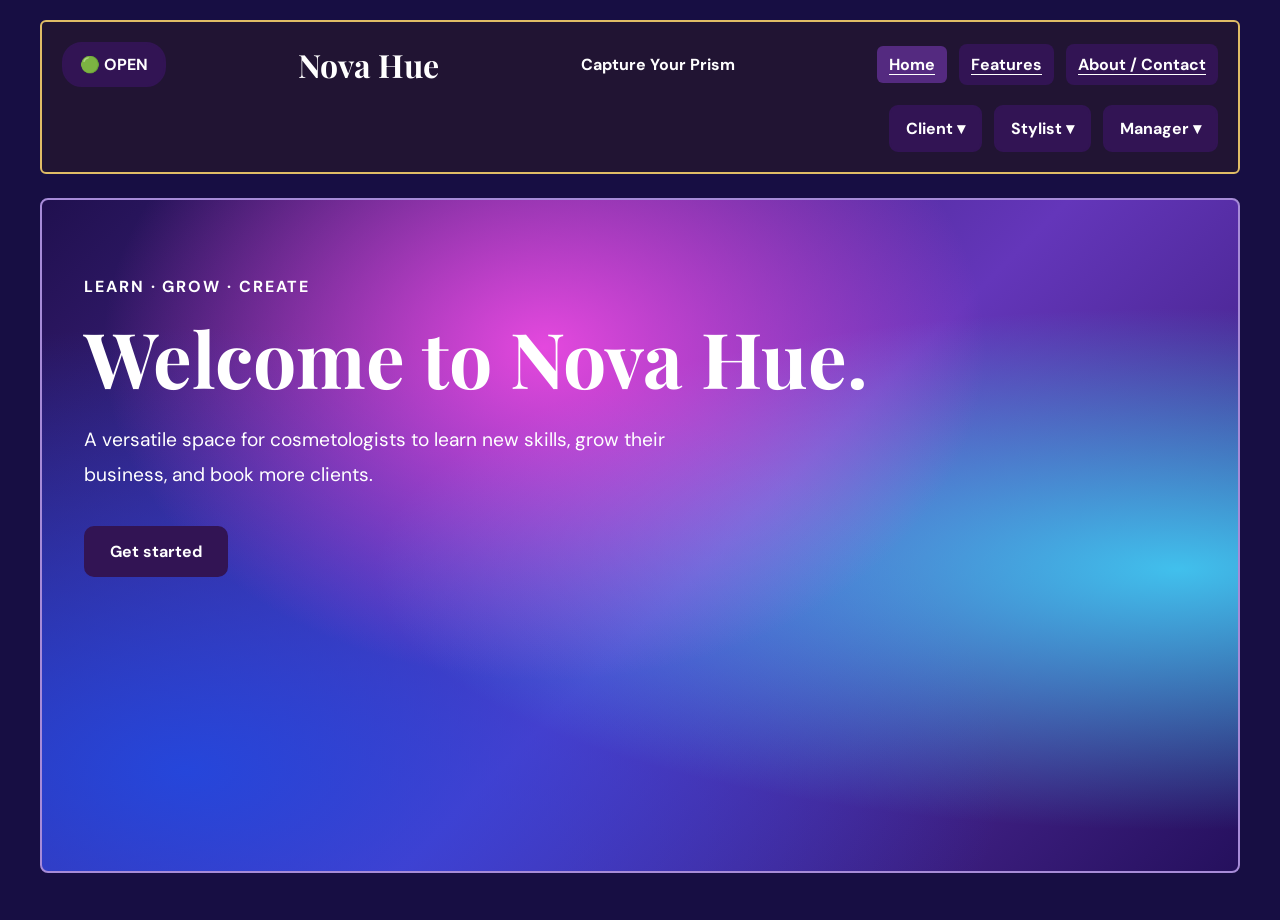
<file: index.html>
<!DOCTYPE html>
<html lang="en">
<head>
<meta charset="UTF-8">
<meta name="viewport" content="width=device-width, initial-scale=1.0">
<title>Nova Hue | Capture Your Prism</title>
<link rel="stylesheet" href="style.css">
<meta name="description" content="Nova Hue helps cosmetologists manage appointments, explore hair color tools, organize salon operations, and grow their skills.">
</head>
<body>
<a class="skip-link" href="#main-content">Skip to main content</a>

<header>
<button class="status-button" id="store-status-btn" type="button">🟢 <span id="status-text">OPEN</span></button>

<a class="brand" href="index.html">Nova Hue</a>
<div class="tagline">
<button id="open-gallery" type="button">Capture Your Prism</button>
</div>

<nav class="page-nav" aria-label="Site pages">
<a href="index.html" aria-current="page">Home</a>
<a href="features.html">Features</a>
<a href="about.html"> About / Contact </a>
</nav>

<nav class="modes-container" aria-label="Feature menus">
<div class="mode-item">
<button class="mode-toggle" type="button" aria-expanded="false" aria-controls="client-dropdown">Client ▾</button>
<div class="dropdown" id="client-dropdown">
<button data-feature="booking">📅 Book an Appointment</button>
<button data-feature="client">📝 Client Information</button>
<button data-feature="gallery">📷 Photo Gallery</button>
</div>
</div>

<div class="mode-item">
<button class="mode-toggle" type="button" aria-expanded="false" aria-controls="stylist-dropdown">Stylist ▾</button>
<div class="dropdown" id="stylist-dropdown">
<button data-feature="booking">🗓️ Appointment Booking & Scheduling</button>
<button data-feature="calculator">🧪 Hair Color Formula Calculator</button>
<button data-feature="scanner">🔍 Ingredient Scanner</button>
<button data-feature="records">👥 Client Records & Management</button>
<button data-feature="inventory">📦 Inventory Tracking</button>
<button data-feature="education">📚 Stylist Education</button>
<button data-feature="feed">🌈 Prism Feed</button>
<button data-feature="cash">💵 Cash Counter</button>
</div>
</div>

<div class="mode-item">
<button class="mode-toggle" type="button" aria-expanded="false" aria-controls="manager-dropdown">Manager ▾</button>
<div class="dropdown" id="manager-dropdown">
<button data-feature="schedule">🗓️ Employee Scheduling</button>
<button data-feature="employees">👤 Employee Information</button>
<button data-feature="inventory">📦 Inventory</button>
<button data-feature="taxes">📄 Tax Information</button>
<button data-feature="reports">📊 Reports</button>
<button data-feature="cash">💵 Cash Counter</button>
<button data-feature="calculator">🧪 Hair Color Formula Calculator</button>
<button data-feature="scanner">🔍 Ingredient Scanner</button>
<button data-feature="records">👥 Client Records & Management</button>
<button data-feature="education">📚 Stylist Education</button>
</div>
</div>
</nav>
</header>

<main id="main-content">
<p class="eyebrow">Learn · Grow · Create</p>
<h1>Welcome to Nova Hue.</h1>
<p class="intro">A versatile space for cosmetologists to learn new skills, grow their business, and book more clients.</p>
<button class="button" id="get-started" type="button">Get started</button>
</main>

<div class="panel-backdrop" id="backdrop" hidden>
<section class="panel" role="dialog" aria-modal="true" aria-labelledby="panel-title" tabindex="-1">
<button class="close" id="close-panel" type="button" aria-label="Close dialog">✕</button>
<h2 id="panel-title"> Nova Hue Feature</h2>
<div id="panel-body"></div>
</section>
</div>

<script>
'use strict';

// Local browser demo only: do not store real client health,
// payment, or private employee data here.

const $ = id => document.getElementById(id);
const backdrop = $('backdrop');
const body = $('panel-body');

const keys = {
booking: 'novahue-demo-bookings',
inventory: 'novahue-demo-inventory',
employees: 'novahue-demo-employees',
schedule: 'novahue-demo-shifts',
feed: 'novahue-demo-posts',
gallery: 'novahue-demo-gallery',
records: 'novahue-demo-records',
expenses: 'novahue-demo-expenses'
};

function load(k) {
try {
return JSON.parse(localStorage.getItem(keys[k])) || [];
} catch {
return [];
}
}

function save(k,v) {
try {
localStorage.setItem(keys[k],JSON.stringify(v));
return true;
} catch {
console.error('Browser storage unavailable');
return false;
}
}

function escapeHTML(s) {
return String(s ?? '').replace(/[&<>"']/g,c=>({
'&':'&amp;',
'<':'&lt;',
'>':'&gt;',
'"':'&quot;',
"'":'&#39;'
}[c]));
}

function closeMenus() {
document.querySelectorAll('.dropdown').forEach(m=>m.classList.remove('open'));
document.querySelectorAll('.mode-toggle').forEach(b=>b.setAttribute('aria-expanded','false'));
}

document.querySelectorAll('.mode-toggle').forEach(btn=>btn.addEventListener('click',e=>{
e.stopPropagation();
let menu=$(btn.getAttribute('aria-controls'));
let open=menu.classList.contains('open');
closeMenus();
if(!open) {
menu.classList.add('open');
btn.setAttribute('aria-expanded','true');
}
}));

document.addEventListener('click',e=>{
if(!e.target.closest('.mode-item')) closeMenus();
});

document.addEventListener('keydown',e=>{
if(e.key==='Escape') {
closeMenus();
closePanel();
}
if(e.key==='Tab' && backdrop.classList.contains('open')) {
const items=[...backdrop.querySelectorAll('button,input,select,textarea,a[href],[tabindex]:not([tabindex="-1"])')]
.filter(x=>!x.disabled && x.getClientRects().length);
if(items.length) {
let first=items[0],last=items[items.length-1];
if(e.shiftKey && document.activeElement===first) {
e.preventDefault();last.focus();
} else if(!e.shiftKey && document.activeElement===last) {
e.preventDefault();first.focus();
}
}
}
});

let returnFocus=null;

function openPanel(title,markup,setup) {
returnFocus=document.activeElement;
closeMenus();
$('panel-title').textContent=title;
body.innerHTML=markup;
backdrop.hidden=false;
backdrop.classList.add('open');
document.body.style.overflow='hidden';
if(setup) setup();
$('close-panel').focus();
}

function closePanel() {
if(!backdrop.classList.contains('open')) return;
backdrop.classList.remove('open');
backdrop.hidden=true;
document.body.style.overflow='';
if(returnFocus && returnFocus.isConnected) returnFocus.focus();
}

$('close-panel').onclick=closePanel;
backdrop.addEventListener('click',e=>{
if(e.target===backdrop) closePanel();
});

function field(label,id,type='text',required=true) {
return `<label class="field"><span>${label}</span><input id="${id}" type="${type}" ${required?'required':''}></label>`;
}

function list(k,render) {
return load(k).map((x,i)=>`<div class="item">${render(x)} <button class="secondary" data-delete="${i}">Delete</button></div>`).join('') || '<p class="note">Nothing saved in this browser yet.</p>';
}

function deletions(k,rerender) {
body.querySelectorAll('[data-delete]').forEach(b=>b.onclick=()=>{
let a=load(k);
a.splice(Number(b.dataset.delete),1);
save(k,a);
rerender();
});
}

function booking() {
const render=()=>openPanel('Appointment Booking',`
<p class="note">Demo bookings are stored only in this browser. They do not reserve a real appointment.</p>
<form id="booking-form">
${field('Name','b-name')}
${field('Date','b-date','date')}
${field('Time','b-time','time')}
<label class="field"><span>Service</span>
<select id="b-service">
<option>Haircut</option>
<option>Hair Color</option>
<option>Highlights</option>
<option>Consultation</option>
<option>Other</option>
</select>
</label>
<button class="primary">Save Demo Booking</button>
</form>
<h3>Saved Appointments</h3>
${list('booking',x=>`<strong>${escapeHTML(x.name)}</strong><p>${escapeHTML(x.date)} at ${escapeHTML(x.time)} — ${escapeHTML(x.service)}</p>`)}
`,()=>{
$('b-date').min=new Date().toISOString().slice(0,10);
$('booking-form').onsubmit=e=>{
e.preventDefault();
let x={
name:$('b-name').value.trim(),
date:$('b-date').value,
time:$('b-time').value,
service:$('b-service').value
};
if(!x.name||!x.date||!x.time) return;
save('booking',[...load('booking'),x]);
render();
};
deletions('booking',render);
});
render();
}

function client() {
openPanel('Client Information',`
<p class="note">Privacy notice: This demo does not securely store personal or medical information. Do not enter real client allergies, medications, or other sensitive details.</p>
<form id="client-form">
${field('Name (use a fictional name for testing)','c-name')}
${field('Email (demo only)','c-email','email',false)}
${field('Phone (demo only)','c-phone','tel',false)}
<button class="primary">Save Demo Contact</button>
</form>
<p id="client-message" role="status"></p>
`,()=>{
$('client-form').onsubmit=e=>{
e.preventDefault();
const name=$('c-name').value.trim();
if(!name) return;
$('client-message').textContent=`Demo contact ${name} entered. Sensitive client information is not stored.`;
$('client-form').reset();
};
});
}

function gallery() {
openPanel('Capture Your Prism — Photo Gallery',`
<p class="note">Choose hairstyle photos to preview. Photos stay on your device and are not uploaded.</p>
<label class="photo-picker" for="photo-upload">Choose a Photo</label>
<input class="visually-hidden-file" type="file" id="photo-upload" accept="image/*" multiple aria-describedby="photo-feedback">
<p id="photo-feedback" role="status">No photos selected yet.</p>
<div id="gallery-images" class="actions"></div>
`,()=>{
$('photo-upload').onchange=e=>{
let count=0;
for(const f of e.target.files) {
if(!f.type.startsWith('image/')) continue;
const url=URL.createObjectURL(f);
const img=document.createElement('img');
img.src=url;
img.alt='Selected hairstyle photo: '+f.name;
img.className='thumb';
img.onload=()=>URL.revokeObjectURL(url);
$('gallery-images').append(img);
count++;
}
$('photo-feedback').textContent=count?`${count} photo(s) selected.`:'No photos selected yet.';
};
});
}

function calculator() {
openPanel('Hair Color Formula Calculator',`
<p class="note">Mixing math only. Always follow the specific manufacturer's directions and safety guidance.</p>
${field('Color amount (grams)','color-g','number')}
${field('Developer ratio (parts developer per 1 part color)','dev-ratio','number')}
<button class="primary" id="calculate">Calculate</button>
<p id="calc-result" role="status"></p>
`,()=>{
$('color-g').min='0.01';
$('color-g').step='any';
$('dev-ratio').min='0.01';
$('dev-ratio').step='any';
$('dev-ratio').value='2';
$('calculate').onclick=()=>{
let c=Number($('color-g').value),r=Number($('dev-ratio').value);
$('calc-result').textContent=c>0&&r>0?
`Use ${c.toFixed(1)} g color + ${(c*r).toFixed(1)} g developer = ${(c*(1+r)).toFixed(1)} g total.`:
'Enter positive numbers for both fields.';
};
});
}

function scanner() {
openPanel('Ingredient Scanner',`
<p class="note">This is a manual ingredient search demo, not a verified product barcode scanner or safety assessment.</p>
${field('Paste an ingredient list','ingredient-list')}
<button class="primary" id="scan">Find Common Ingredients</button>
<div id="scan-results" role="status"></div>
`,()=>{
$('scan').onclick=()=>{
let text=$('ingredient-list').value.toLowerCase();
let terms=['water','glycerin','dimethicone','fragrance','parfum','alcohol denat','hydrogen peroxide','ammonia','ppd','panthenol','citric acid'];
let found=terms.filter(t=>text.includes(t));
$('scan-results').textContent=found.length?
`Found: ${found.join(', ')}. This is not an allergy or product-safety determination.`:
'No listed example ingredients matched. This does not mean the product is safe.';
};
});
}

function genericRecords(k,title,fields) {
const render=()=>openPanel(title,`
<p class="note">Browser-only demo. Use fictional names and non-sensitive details; not suitable for real client or employee records.</p>
<form id="generic-form">
${fields.map((f,i)=>field(f,'f'+i)).join('')}
<button class="primary">Save Demo Entry</button>
</form>
<h3>Saved Entries</h3>
${list(k,x=>fields.map((f,i)=>`<p><strong>${escapeHTML(f)}:</strong> ${escapeHTML(x[i])}</p>`).join(''))}
`,()=>{
$('generic-form').onsubmit=e=>{
e.preventDefault();
const x=fields.map((_,i)=>$('f'+i).value.trim());
if(x.some(v=>!v)) return;
save(k,[...load(k),x]);
render();
};
deletions(k,render);
});
render();
}

function feed() {
const render=()=>openPanel('Prism Feed',`
<p class="note">Local demo feed. Posts stay in this browser; no public sharing or account system is connected.</p>
<form id="post-form">
<label class="field"><span>What's on your mind?</span><textarea id="post-text" required></textarea></label>
<button class="primary">Post</button>
</form>
<h3>Posts</h3>
${list('feed',x=>`<p>${escapeHTML(x.text)}</p><small>${escapeHTML(x.date)}</small>`)}
`,()=>{
$('post-form').onsubmit=e=>{
e.preventDefault();
let text=$('post-text').value.trim();
if(!text) return;
save('feed',[{text,date:new Date().toLocaleString()},...load('feed')]);
render();
};
deletions('feed',render);
});
render();
}

function reports() {
let bookings=load('booking'),inv=load('inventory'),shifts=load('schedule');
openPanel('Reports',`
<p class="note">Demo data from this browser only.</p>
<div class="item">Appointments: <strong>${bookings.length}</strong></div>
<div class="item">Inventory entries: <strong>${inv.length}</strong></div>
<div class="item">Scheduled shifts: <strong>${shifts.length}</strong></div>
<button class="secondary" id="export-report">Download CSV Summary</button>
`,()=>{
$('export-report').onclick=()=>{
let csv=`Metric,Count\nAppointments,${bookings.length}\nInventory,${inv.length}\nShifts,${shifts.length}\n`;
download('novahue-demo-report.csv',csv,'text/csv');
};
});
}

function download(name,data,type) {
const a=document.createElement('a'),url=URL.createObjectURL(new Blob([data],{type}));
a.href=url;
a.download=name;
a.click();
setTimeout(()=>URL.revokeObjectURL(url),1000);
}

function taxes() {
const render=()=>openPanel('Tax Information — Expense Tracker',`
<p class="note">Demo bookkeeping only, not tax advice. Do not enter sensitive financial or taxpayer information.</p>
<form id="expense-form">
${field('Expense description','expense-name')}
${field('Amount ($)','expense-amount','number')}
<button class="primary">Add Expense</button>
</form>
<h3>Expenses</h3>
${list('expenses',x=>`<strong>${escapeHTML(x.name)}</strong>: $${Number(x.amount).toFixed(2)}`)}
<p><strong>Total: $${load('expenses').reduce((n,x)=>n+Number(x.amount||0),0).toFixed(2)}</strong></p>
`,()=>{
$('expense-amount').min='0.01';
$('expense-amount').step='0.01';
$('expense-form').onsubmit=e=>{
e.preventDefault();
let name=$('expense-name').value.trim(),amount=Number($('expense-amount').value);
if(!name||amount<=0) return;
save('expenses',[...load('expenses'),{name,amount}]);
render();
};
deletions('expenses',render);
});
render();
}

function education() {
openPanel('Stylist Education',`
<p>Explore professional learning topics:</p>
<div class="item"><strong>Color theory</strong><p>Levels, underlying pigment, tone, and formulation fundamentals.</p></div>
<div class="item"><strong>Consultations</strong><p>Goals, hair history, strand testing, and realistic maintenance plans.</p></div>
<div class="item"><strong>Salon operations</strong><p>Inventory, appointment scheduling, and client communication.</p></div>
<p class="note">Educational course videos and CE-credit verification require a future content platform.</p>
`);
}

function cash() {
openPanel('Cash Counter',`
<p class="note">Count cash denominations; nothing is sent to a bank or payment system.</p>
<form id="cash-form">
${[100,50,20,10,5,1].map(n=>field(`$${n} bills`,`bill-${n}`,'number',false)).join('')}
${[.25,.10,.05,.01].map((n,i)=>field(`${Math.round(n*100)}¢ coins`,`coin-${i}`,'number',false)).join('')}
<button class="primary">Calculate Total</button>
</form>
<p id="cash-total" role="status"></p>
`,()=>{
$('cash-form').onsubmit=e=>{
e.preventDefault();
let total=[100,50,20,10,5,1].reduce((a,n)=>a+n*Math.max(0,Number($(`bill-${n}`).value)||0),0)
+[.25,.10,.05,.01].reduce((a,n,i)=>a+n*Math.max(0,Number($(`coin-${i}`).value)||0),0);
$('cash-total').textContent=`Total cash: $${total.toFixed(2)}`;
};
});
}

const features={
booking,
client,
gallery,
calculator,
scanner,
records:()=>genericRecords('records','Client Records — Demo',['Fictional client name','Non-sensitive service note']),
inventory:()=>genericRecords('inventory','Inventory Tracking',['Product name','Quantity']),
education,
feed,
schedule:()=>genericRecords('schedule','Employee Scheduling',['Fictional employee name','Shift date (YYYY-MM-DD)','Shift time']),
employees:()=>genericRecords('employees','Employee Information',['Fictional employee name','Role']),
taxes,
reports,
cash
};

document.querySelectorAll('[data-feature]').forEach(b=>
b.addEventListener('click',()=>features[b.dataset.feature]())
);

$('open-gallery').onclick=gallery;
$('get-started').onclick=booking;

let isOpen=true;
$('store-status-btn').onclick=()=>{
isOpen=!isOpen;
$('status-text').textContent=isOpen?'OPEN':'CLOSED';
$('store-status-btn').firstChild.textContent=isOpen?'🟢 ':'🔴 ';
};
  function openFeatureFromHash() {
const key = decodeURIComponent(window.location.hash.slice(1));

if (Object.prototype.hasOwnProperty.call(features, key)) {
features[key]();
}
}

window.addEventListener('hashchange', openFeatureFromHash);
openFeatureFromHash();

</script>
</body>
</html>
</file>
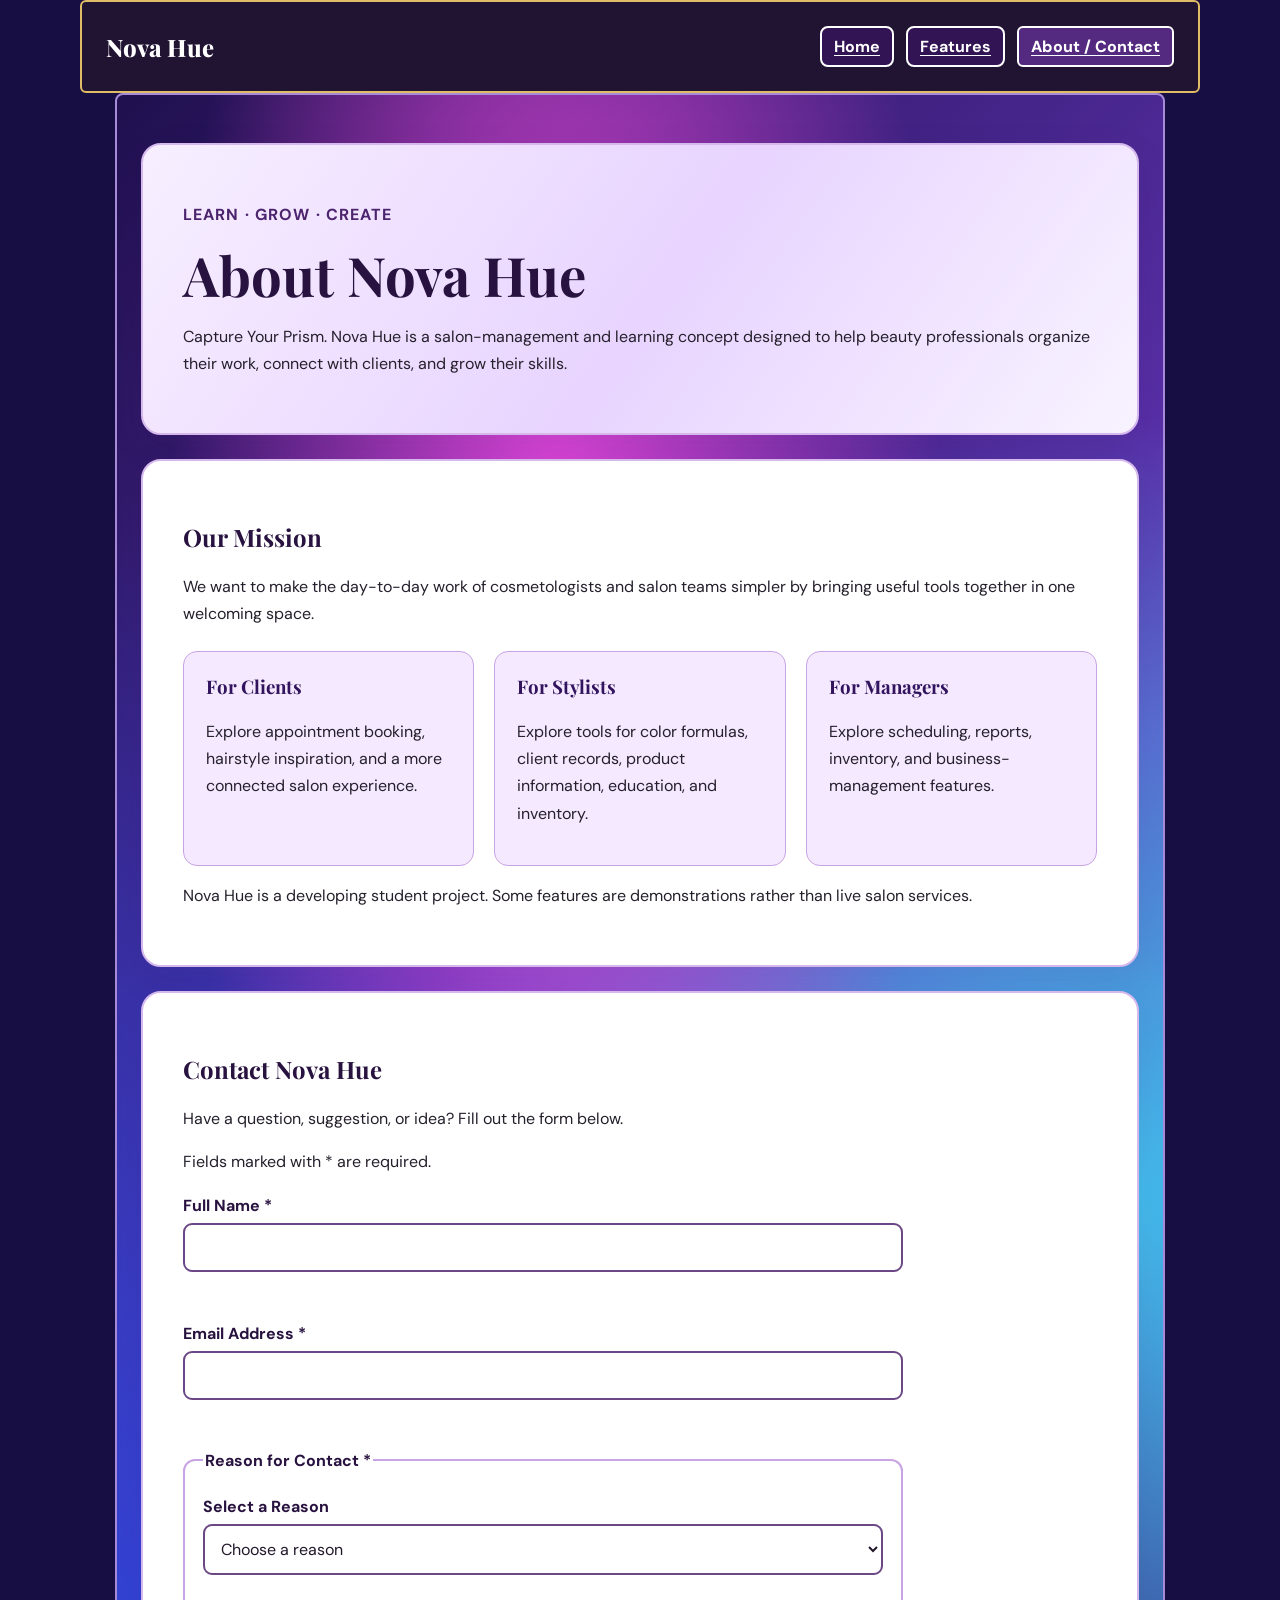
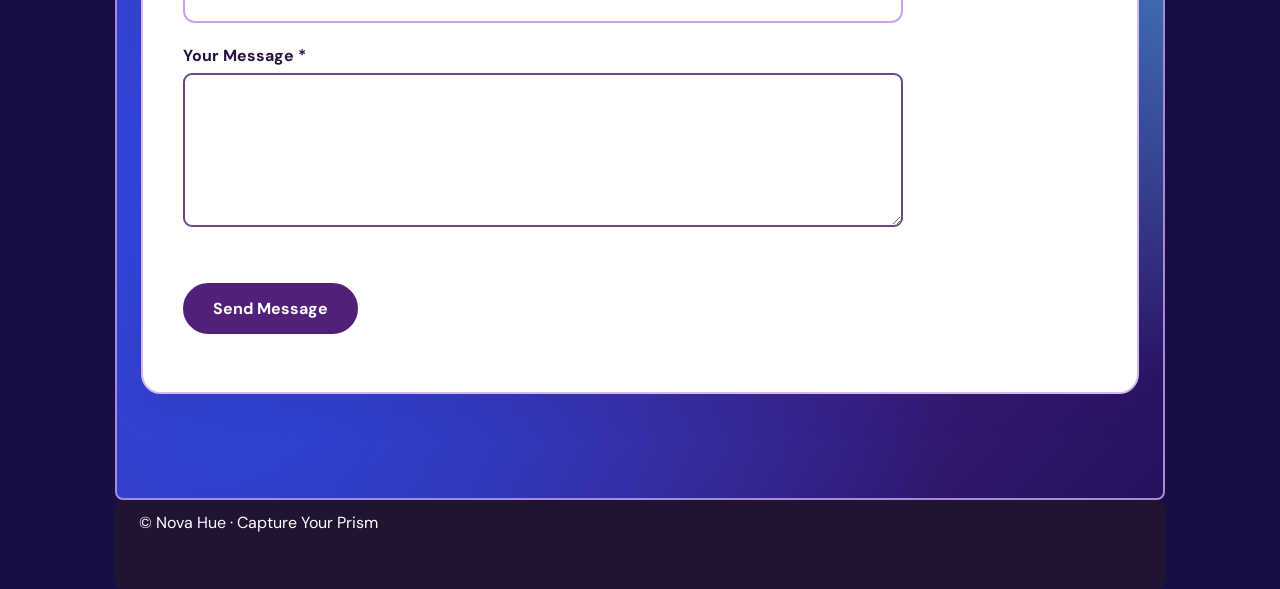
<file: about.html>
<!DOCTYPE html>
<html lang="en">
<head>
<meta charset="UTF-8">
<meta name="viewport" content="width=device-width, initial-scale=1">
<meta name="description" content="Learn about Nova Hue and contact the Nova Hue team.">
<title>About / Contact | Nova Hue</title>
<link rel="stylesheet" href="style.css">

<style>
/* Accessible styles for the About page */
.skip-link {
position: absolute;
left: 12px;
top: -100px;
padding: 12px 16px;
background: #fff;
color: #32135d;
z-index: 1000;
}

.skip-link:focus {
top: 12px;
}

.about-page {
max-width: 1050px;
margin: 0 auto;
padding: 48px 24px 80px;
}

.about-page h1,
.about-page h2 {
color: #28123f;
}

.about-page p {
line-height: 1.7;
}

.about-hero,
.about-section,
.contact-section {
background: #fff;
color: #25202c;
border: 2px solid #d5b8ec;
border-radius: 20px;
padding: clamp(20px, 4vw, 40px);
margin-bottom: 24px;
box-shadow: 0 12px 35px rgba(54, 21, 92, .1);
}

.about-hero {
background: linear-gradient(
125deg,
#f7efff 0%,
#e8d4ff 52%,
#f8f3ff 100%
);
}

.about-hero .eyebrow {
font-weight: 700;
letter-spacing: .07em;
text-transform: uppercase;
color: #4c246e;
}

.about-hero h1 {
font-size: clamp(2rem, 5vw, 3.4rem);
margin: .25em 0;
}

.about-grid {
display: grid;
grid-template-columns: repeat(
auto-fit,
minmax(min(100%, 240px), 1fr)
);
gap: 20px;
margin-top: 24px;
}

.about-card {
background: #f4e9ff;
border: 1px solid #c9a4e4;
border-radius: 14px;
padding: 22px;
}

.about-card h3 {
color: #32135d;
margin-top: 0;
}

.contact-form {
max-width: 720px;
}

.contact-form label,
.contact-form legend {
display: block;
font-weight: 700;
color: #28123f;
margin-bottom: 7px;
}

.contact-form input,
.contact-form select,
.contact-form textarea {
width: 100%;
font: inherit;
color: #21182a;
background: #fff;
border: 2px solid #6b4885;
border-radius: 9px;
padding: 12px;
margin: 0;
}

.contact-form textarea {
resize: vertical;
min-height: 140px;
}

.form-field {
margin: 0 0 22px;
}

.contact-form fieldset {
border: 2px solid #c9a4e4;
border-radius: 12px;
padding: 18px;
margin: 0 0 22px;
min-width: 0;
}

.contact-form fieldset .form-field {
margin-bottom: 0;
}

.required-note {
margin-bottom: 20px;
}

.error {
color: #a01931;
font-weight: 700;
margin: 6px 0 0;
min-height: 1.4em;
}

.contact-form [aria-invalid="true"] {
border-color: #a01931;
background: #fff6f7;
}

.submit-button {
background: #512078;
color: #fff;
border: 2px solid #512078;
border-radius: 999px;
padding: 13px 28px;
font: inherit;
font-weight: 700;
cursor: pointer;
}

.submit-button:hover {
background: #381054;
}

.form-status {
margin-top: 18px;
font-weight: 700;
color: #28123f;
}

.page-nav {
display: flex;
flex-wrap: wrap;
gap: 12px;
align-items: center;
}

.page-nav a {
color: #28123f;
background: #f3e7ff;
padding: 8px 12px;
border-radius: 8px;
text-decoration: underline;
text-underline-offset: 3px;
}

.page-nav a[aria-current="page"] {
font-weight: 800;
background: #e1c3fa;
}

.about-header {
max-width: 1120px;
margin: auto;
padding: 24px;
display: flex;
flex-wrap: wrap;
gap: 20px;
align-items: center;
justify-content: space-between;
}

.about-header .brand {
font-size: 1.5rem;
font-weight: 800;
color: #28123f;
text-decoration: none;
}

.about-footer {
max-width: 1050px;
margin: 0 auto;
padding: 12px 24px 40px;
color: #28123f;
}

a:focus-visible,
button:focus-visible,
input:focus-visible,
select:focus-visible,
textarea:focus-visible {
outline: 3px solid #b44900;
outline-offset: 3px;
}

@media (max-width: 600px) {
.about-header {
align-items: flex-start;
}

.about-page {
padding-top: 20px;
}

.about-section,
.contact-section,
.about-hero {
padding: 20px;
}
}
</style>
</head>

<body>
<a class="skip-link" href="#main-content">
Skip to main content
</a>

<header class="about-header">
<a class="brand" href="index.html">
Nova Hue
</a>

<nav class="page-nav" aria-label="Site pages">
<a href="index.html">Home</a>
<a href="features.html">Features</a>
<a href="about.html" aria-current="page">
About / Contact
</a>
</nav>
</header>

<main id="main-content" class="about-page">

<section class="about-hero" aria-labelledby="about-heading">
<p class="eyebrow">Learn · Grow · Create</p>
<h1 id="about-heading">About Nova Hue</h1>
<p>
Capture Your Prism. Nova Hue is a salon-management
and learning concept designed to help beauty
professionals organize their work, connect with
clients, and grow their skills.
</p>
</section>

<section class="about-section" aria-labelledby="mission-heading">
<h2 id="mission-heading">Our Mission</h2>

<p>
We want to make the day-to-day work of cosmetologists
and salon teams simpler by bringing useful tools
together in one welcoming space.
</p>

<div class="about-grid">

<div class="about-card">
<h3>For Clients</h3>
<p>
Explore appointment booking, hairstyle inspiration,
and a more connected salon experience.
</p>
</div>

<div class="about-card">
<h3>For Stylists</h3>
<p>
Explore tools for color formulas, client records,
product information, education, and inventory.
</p>
</div>

<div class="about-card">
<h3>For Managers</h3>
<p>
Explore scheduling, reports, inventory,
and business-management features.
</p>
</div>

</div>

<p>
Nova Hue is a developing student project.
Some features are demonstrations rather than
live salon services.
</p>
</section>

<section class="contact-section" aria-labelledby="contact-heading">
<h2 id="contact-heading">Contact Nova Hue</h2>

<p>
Have a question, suggestion, or idea?
Fill out the form below.
</p>

<p class="required-note">
Fields marked with * are required.
</p>

<form id="contact-form" class="contact-form" novalidate>

<div class="form-field">
<label for="full-name">Full Name *</label>

<input
type="text"
id="full-name"
name="full-name"
autocomplete="name"
required
aria-describedby="name-error"
>

<p class="error" id="name-error"></p>
</div>

<div class="form-field">
<label for="email">Email Address *</label>

<input
type="email"
id="email"
name="email"
autocomplete="email"
required
aria-describedby="email-error"
>

<p class="error" id="email-error"></p>
</div>

<fieldset>
<legend>Reason for Contact *</legend>

<div class="form-field">
<label for="contact-reason">
Select a Reason
</label>

<select
id="contact-reason"
name="contact-reason"
required
aria-describedby="reason-error"
>
<option value="">Choose a reason</option>
<option value="booking">Appointment Booking</option>
<option value="features">Nova Hue Features</option>
<option value="education">Stylist Education</option>
<option value="feedback">Feedback or Suggestions</option>
<option value="other">Other</option>
</select>

<p class="error" id="reason-error"></p>
</div>
</fieldset>

<div class="form-field">
<label for="message">Your Message *</label>

<textarea
id="message"
name="message"
rows="6"
required
aria-describedby="message-error"
></textarea>

<p class="error" id="message-error"></p>
</div>

<button class="submit-button" type="submit">
Send Message
</button>

<p
id="form-status"
class="form-status"
role="status"
aria-live="polite"
></p>

</form>
</section>

</main>

<footer class="about-footer"style="background-color:#211433; color:#ffffff;>
<p style="color:#ffffff; background-color:#211433;>
  © Nova Hue · Capture Your Prism
</p>
</footer>

<script>
'use strict';

const contactForm = document.getElementById('contact-form');

const formFields = [
{input: 'full-name', error: 'name-error'},
{input: 'email', error: 'email-error'},
{input: 'contact-reason', error: 'reason-error'},
{input: 'message', error: 'message-error'}
];

function validateField(field) {
const input = document.getElementById(field.input);
const error = document.getElementById(field.error);

let errorMessage = '';

if (!input.value.trim()) {
errorMessage = 'This field is required.';
} else if (!input.validity.valid) {
errorMessage = input.validity.typeMismatch
? 'Please enter a valid email address.'
: 'Please check this field.';
}

error.textContent = errorMessage;

if (errorMessage) {
input.setAttribute('aria-invalid', 'true');
} else {
input.removeAttribute('aria-invalid');
}

return !errorMessage;
}

formFields.forEach(field => {
const input = document.getElementById(field.input);

input.addEventListener('blur', () => {
validateField(field);
});

input.addEventListener('input', () => {
if (input.hasAttribute('aria-invalid')) {
validateField(field);
}
});

input.addEventListener('change', () => {
validateField(field);
});
});

contactForm.addEventListener('submit', event => {
event.preventDefault();

let formIsValid = true;
let firstInvalidField = null;

formFields.forEach(field => {
if (!validateField(field)) {
formIsValid = false;

if (!firstInvalidField) {
firstInvalidField =
document.getElementById(field.input);
}
}
});

const status = document.getElementById('form-status');

if (!formIsValid) {
status.textContent =
'Please correct the highlighted fields before submitting.';

firstInvalidField.focus();
return;
}

status.textContent =
'Your form passed validation. This is a demonstration form, so no message was sent.';

contactForm.reset();

formFields.forEach(field => {
document.getElementById(field.input)
.removeAttribute('aria-invalid');

document.getElementById(field.error)
.textContent = '';
});
});
</script>

</body>
</html>
</file>
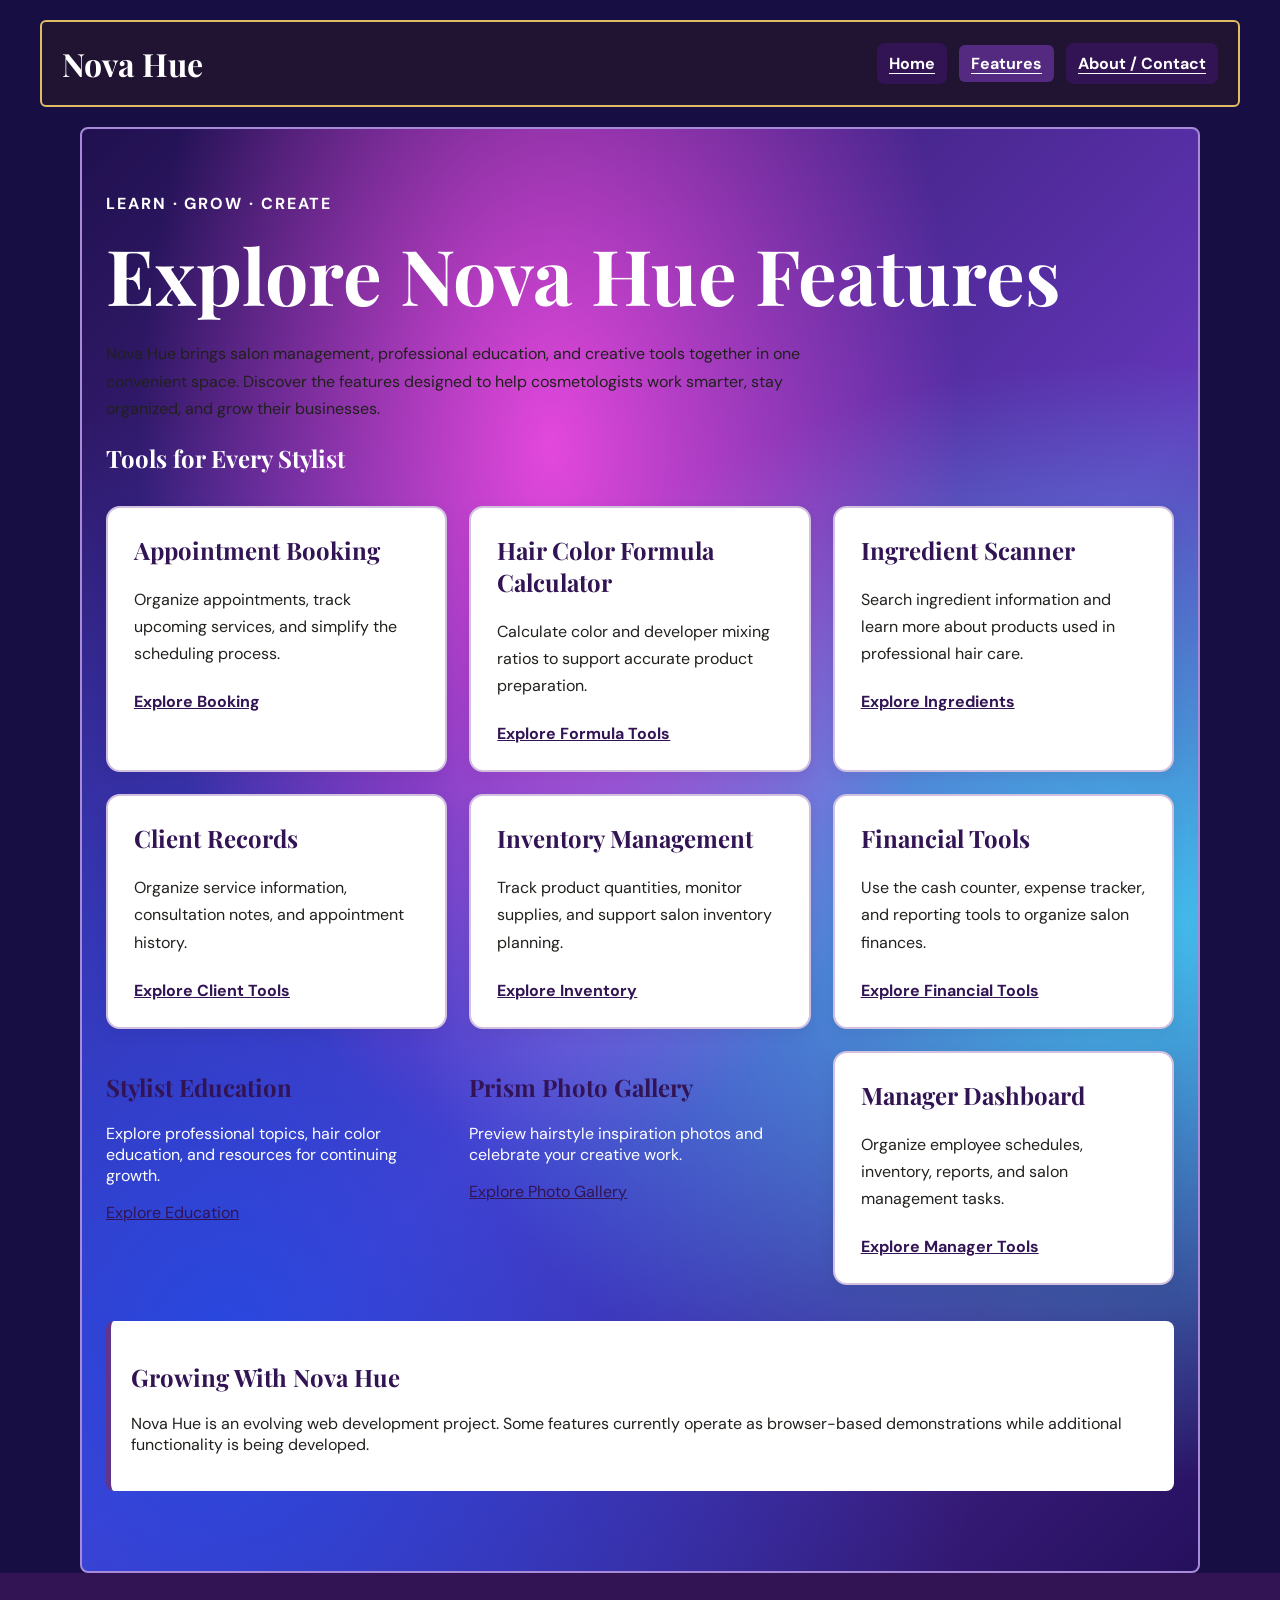
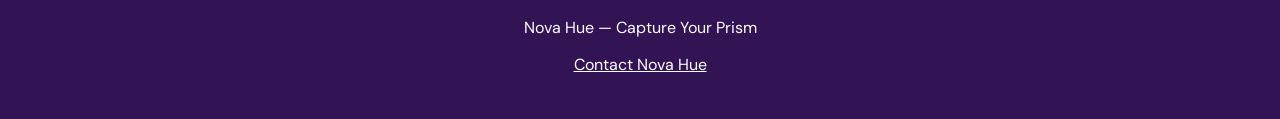
<file: features.html>
<!DOCTYPE html>
<html lang="en">
<head>
<meta charset="UTF-8">
<meta name="viewport" content="width=device-width, initial-scale=1.0">
<meta name="description" content="Explore Nova Hue's salon management, education, booking, and color formulation tools.">
<title>Features | Nova Hue</title>
<link rel="stylesheet" href="style.css">

<style>
.features-main {
max-width: 1120px;
margin: 0 auto;
padding: 48px 24px 80px;
}

.features-intro {
max-width: 750px;
line-height: 1.7;
}

.feature-grid {
display: grid;
grid-template-columns: repeat(
auto-fit,
minmax(min(100%, 260px), 1fr)
);
gap: 22px;
margin-top: 32px;
}

.feature-card {
padding: 26px;
background: #ffffff;
color: #20211d;
border: 2px solid #d2c0df;
border-radius: 14px;
box-shadow: 0 5px 15px rgba(40, 20, 60, 0.08);
}

.feature-card h2 {
font-size: 1.5rem;
margin-top: 0;
}

.feature-card p {
line-height: 1.7;
}

.feature-card a {
display: inline-block;
margin-top: 8px;
font-weight: 700;
color: #321454;
}

.feature-card a:hover {
text-decoration: underline;
}

.feature-note {
margin-top: 36px;
padding: 20px;
border-left: 5px solid #60358b;
background: #ffffff;
color: #20211d;
border-radius: 8px;
}

footer {
padding: 28px;
text-align: center;
background: #321454;
color: #ffffff;
}

footer a {
color: #ffffff;
}
</style>
</head>

<body>

<a class="skip-link" href="#main-content">
Skip to main content
</a>

<header>
<a class="brand" href="index.html">
Nova Hue
</a>

<nav class="page-nav" aria-label="Site pages">
<a href="index.html">Home</a>
<a href="features.html" aria-current="page">
Features
</a>
<a href="about.html">About / Contact</a>
</nav>
</header>

<main id="main-content" class="features-main">

<p class="eyebrow">
Learn · Grow · Create
</p>

<h1>Explore Nova Hue Features</h1>

<p class="features-intro">
Nova Hue brings salon management,
professional education, and creative
tools together in one convenient space.
Discover the features designed to help
cosmetologists work smarter, stay
organized, and grow their businesses.
</p>

<section aria-labelledby="tools-heading">

<h2 id="tools-heading">
Tools for Every Stylist
</h2>

<div class="feature-grid">

<article class="feature-card">
<h2>Appointment Booking</h2>
<p>
Organize appointments, track
upcoming services, and simplify
the scheduling process.
</p>
<a href="index.html#booking">
Explore Booking
</a>
</article>

<article class="feature-card">
<h2>Hair Color Formula Calculator</h2>
<p>
Calculate color and developer
mixing ratios to support accurate
product preparation.
</p>
<a href="index.html#calculator">
Explore Formula Tools
</a>
</article>

<article class="feature-card">
<h2>Ingredient Scanner</h2>
<p>
Search ingredient information
and learn more about products
used in professional hair care.
</p>
<a href="index.html#scanner">
Explore Ingredients
</a>
</article>

<article class="feature-card">
<h2>Client Records</h2>
<p>
Organize service information,
consultation notes, and
appointment history.
</p>
<a href="index.html"#records">
Explore Client Tools
</a>
</article>

<article class="feature-card">
<h2>Inventory Management</h2>
<p>
Track product quantities,
monitor supplies, and support
salon inventory planning.
</p>
<a href="index.html#incentory">
Explore Inventory
</a>
</article>

<article class="feature-card">
<h2>Financial Tools</h2>
<p>
Use the cash counter, expense
tracker, and reporting tools
to organize salon finances.
</p>
<a href="index.html#cash">
Explore Financial Tools
</a>
</article>

<article class="feature-card#education">
<h2>Stylist Education</h2>
<p>
Explore professional topics,
hair color education, and
resources for continuing growth.
</p>
<a href="index.html">
Explore Education
</a>
</article>

<article class="feature-card#gallery">
<h2>Prism Photo Gallery</h2>
<p>
Preview hairstyle inspiration
photos and celebrate your
creative work.
</p>
<a href="index.html">
Explore Photo Gallery
</a>
</article>

<article class="feature-card">
<h2>Manager Dashboard</h2>
<p>
Organize employee schedules,
inventory, reports, and
salon management tasks.
</p>
<a href="index.html#reports">
Explore Manager Tools
</a>
</article>

</div>
</section>

<aside class="feature-note">
<h2>Growing With Nova Hue</h2>
<p>
Nova Hue is an evolving web development
project. Some features currently operate
as browser-based demonstrations while
additional functionality is being developed.
</p>
</aside>

</main>

<footer>
<p>Nova Hue — Capture Your Prism</p>
<p>
<a href="about.html#contact-heading">
Contact Nova Hue
</a>
</p>
</footer>

</body>
</html>
</file>
<file: style.css>
@import url('https://fonts.googleapis.com/css2?family=DM+Sans:wght@400;500;600;700&family=Playfair+Display:wght@400;600;700&display=swap');

/* NOVA HUE — GLOBAL DESIGN */

:root {
color-scheme: light;
font-family: "DM Sans", sans-serif;
--purple-dark: #321454;
--purple: #60358b;
--purple-light: #eee3f5;
--cream: #f7f5ef;
--sage: #e7eee5;
--text: #20211d;
--white: #ffffff;
}

* {
box-sizing: border-box;
}

html {
scroll-behavior: smooth;
}

body {
min-height: 100vh;
margin: 0;
color: var(--text);
background: linear-gradient(
120deg,
var(--cream) 0%,
var(--cream) 62%,
var(--sage) 62%,
var(--sage) 100%
);
}

button,
input,
select,
textarea {
font: inherit;
}

button {
cursor: pointer;
}

a {
color: var(--purple-dark);
}

a:hover {
text-decoration: underline;
}

/* KEYBOARD ACCESSIBILITY */

.skip-link {
position: absolute;
top: -100px;
left: 12px;
z-index: 9999;
background: #ffffff;
color: #241139;
padding: 12px 18px;
border: 2px solid #241139;
border-radius: 6px;
}

.skip-link:focus {
top: 12px;
}

:focus-visible {
outline: 3px solid #b35a00;
outline-offset: 3px;
}

[hidden] {
display: none !important;
}

/* HEADER */

header {
display: flex;
align-items: center;
justify-content: space-between;
flex-wrap: wrap;
gap: 18px;
max-width: 1200px;
margin: 0 auto;
padding: 28px 32px;
}

.brand {
font-family: "Playfair Display", serif;
font-size: 2rem;
font-weight: 700;
color: var(--purple-dark);
text-decoration: none;
}

.brand:hover {
text-decoration: underline;
}

.tagline button {
border: none;
background: transparent;
color: var(--purple-dark);
font-weight: 700;
padding: 10px;
}

.tagline button:hover {
text-decoration: underline;
}

/* NAVIGATION */

.page-nav,
.modes-container {
display: flex;
align-items: center;
flex-wrap: wrap;
gap: 12px;
}

.page-nav a {
color: var(--purple-dark);
font-weight: 700;
text-decoration: none;
padding: 10px 12px;
border-radius: 8px;
}

.page-nav a:hover,
.page-nav a[aria-current="page"] {
background: var(--purple-dark);
color: var(--white);
}

.mode-item {
position: relative;
}

.mode-toggle {
background: var(--purple-dark);
color: var(--white);
border: 2px solid var(--purple-dark);
border-radius: 9px;
padding: 11px 15px;
font-weight: 700;
}

.mode-toggle:hover,
.mode-toggle[aria-expanded="true"] {
background: var(--purple);
color: var(--white);
}

/* DROPDOWN MENUS */

.dropdown {
display: none;
position: absolute;
top: calc(100% + 5px);
right: 0;
z-index: 100;
min-width: 270px;
max-width: min(90vw, 340px);
padding: 12px;
background: var(--white);
border: 2px solid var(--purple-dark);
border-radius: 12px;
box-shadow: 0 8px 24px rgba(0,0,0,.2);
}

.dropdown.open {
display: flex;
flex-direction: column;
gap: 6px;
}

.dropdown button {
width: 100%;
padding: 12px;
background: var(--purple-light);
color: var(--purple-dark);
border: 1px solid #b9a0ca;
border-radius: 7px;
text-align: left;
font-weight: 600;
}

.dropdown button:hover,
.dropdown button:focus-visible {
background: var(--purple-dark);
color: var(--white);
}

/* STORE STATUS */

.status-button {
background: var(--white);
color: var(--purple-dark);
border: 2px solid var(--purple-dark);
border-radius: 20px;
padding: 10px 16px;
font-weight: 700;
}

/* HOMEPAGE */

main {
max-width: 1120px;
margin: 0 auto;
padding: 75px 32px 110px;
}

.eyebrow {
color: var(--purple-dark);
font-weight: 700;
letter-spacing: .12em;
text-transform: uppercase;
}

h1,
h2,
h3 {
font-family: "Playfair Display", serif;
color: var(--purple-dark);
}

h1 {
font-size: clamp(2.5rem, 6vw, 5rem);
line-height: 1.15;
margin: 16px 0 22px;
}

.intro {
max-width: 650px;
font-size: 1.2rem;
line-height: 1.8;
}

.button,
.primary {
display: inline-block;
background: var(--purple-dark);
color: var(--white);
border: 2px solid var(--purple-dark);
border-radius: 10px;
padding: 13px 24px;
font-weight: 700;
margin-top: 14px;
}

.button:hover,
.primary:hover {
background: var(--purple);
color: var(--white);
}

.secondary {
background: var(--white);
color: var(--purple-dark);
border: 2px solid var(--purple-dark);
border-radius: 8px;
padding: 9px 14px;
font-weight: 600;
}

.secondary:hover {
background: var(--purple-light);
}

/* POPUP DIALOG */

.panel-backdrop {
position: fixed;
inset: 0;
z-index: 200;
display: none;
align-items: center;
justify-content: center;
background: rgba(15, 8, 24, .8);
padding: 20px;
}

.panel-backdrop.open {
display: flex;
}

.panel {
position: relative;
width: min(100%, 650px);
max-height: 90vh;
overflow-y: auto;
padding: 28px;
background: var(--white);
color: var(--text);
border-radius: 16px;
box-shadow: 0 12px 40px rgba(0,0,0,.3);
}

.panel h2 {
padding-right: 45px;
margin-top: 5px;
}

.close {
position: absolute;
top: 14px;
right: 14px;
background: var(--purple-dark);
color: var(--white);
border: none;
border-radius: 7px;
padding: 9px 13px;
font-size: 1.2rem;
}

.close:hover {
background: var(--purple);
}

/* FORMS */

.field {
display: block;
margin: 14px 0;
font-weight: 600;
}

.field span {
display: block;
margin-bottom: 7px;
}

.field input,
.field select,
.field textarea,
.panel input,
.panel select,
.panel textarea {
display: block;
width: 100%;
max-width: 100%;
margin-top: 6px;
padding: 12px;
border: 2px solid #65526d;
border-radius: 8px;
background: var(--white);
color: var(--text);
}

.field textarea {
min-height: 110px;
resize: vertical;
}

input[aria-invalid="true"],
textarea[aria-invalid="true"],
select[aria-invalid="true"] {
border-color: #a00020;
border-width: 3px;
}

fieldset {
border: 2px solid var(--purple-dark);
border-radius: 8px;
padding: 16px;
}

legend {
font-weight: 700;
color: var(--purple-dark);
}

.error {
color: #a00020;
font-weight: 700;
}

.note {
color: #49434d;
line-height: 1.6;
}

/* FEATURE ITEMS */

.item {
margin: 12px 0;
padding: 15px;
background: #f5f0fa;
color: var(--text);
border: 1px solid #c8b8d8;
border-radius: 10px;
}

.item p {
margin: 8px 0;
}

.actions {
display: flex;
flex-wrap: wrap;
gap: 12px;
}

/* PHOTO UPLOAD */

.photo-picker {
display: inline-block;
background: var(--purple-dark);
color: var(--white);
padding: 13px 20px;
border-radius: 9px;
font-weight: 700;
cursor: pointer;
margin: 12px 0;
}

.photo-picker:hover {
background: var(--purple);
}

.visually-hidden-file {
position: absolute;
width: 1px !important;
height: 1px;
overflow: hidden;
clip-path: inset(50%);
}

.photo-picker:has(+ .visually-hidden-file:focus-visible) {
outline: 3px solid #b35a00;
outline-offset: 3px;
}

.thumb {
max-width: 160px;
max-height: 160px;
object-fit: cover;
border: 2px solid var(--purple-dark);
border-radius: 10px;
}

/* RESPONSIVE DESIGN */

@media (max-width: 768px) {
header {
padding: 20px;
flex-direction: column;
align-items: stretch;
gap: 14px;
}

.brand {
font-size: 1.8rem;
}

.page-nav,
.modes-container {
width: 100%;
justify-content: flex-start;
gap: 8px;
}

.mode-item {
flex: 1 1 auto;
}

.mode-toggle {
width: 100%;
}

.dropdown {
left: 0;
right: auto;
min-width: min(85vw, 300px);
}

main {
padding: 45px 22px 75px;
}

.intro {
font-size: 1.05rem;
}

.panel {
padding: 22px 16px;
max-height: 92vh;
}
}

@media (max-width: 400px) {
.dropdown {
min-width: min(80vw, 280px);
}

.page-nav a {
padding: 8px;
}

.mode-toggle {
padding: 10px;
}
}

@media (prefers-reduced-motion: reduce) {
html {
scroll-behavior: auto;
}

*,
*::before,
*::after {
animation-duration: .01ms !important;
transition-duration: .01ms !important;
}
}
/* Restore NovaHue purple background */

body {
background: linear-gradient(
135deg,
#f5f0fa 0%,
#e8d4f5 35%,
#c59be5 65%,
#9b5fc0 100%
);
background-attachment: fixed;
}
/* NOVAHUE NAVIGATION POSITION FIX */

/* Keep navigation on the right */
.modes-container {
display: flex;
justify-content: flex-end;
align-items: center;
gap: 12px;
width: 100%;
margin-left: auto;
}

/* Position each dropdown under its button */
.mode-item {
position: relative;
}

/* Prevent dropdowns from extending off screen */
.dropdown {
left: auto;
right: 0;
width: 280px;
max-width: calc(100vw - 32px);
z-index: 1000;
}

/* Keep dropdown buttons readable */
.dropdown button {
width: 100%;
white-space: normal;
text-align: left;
}

/* Mobile adjustments */
@media (max-width: 768px) {
.modes-container {
justify-content: flex-end;
flex-wrap: wrap;
width: 100%;
}

.dropdown {
left: auto;
right: 0;
max-width: calc(100vw - 32px);
}
}
/* NOVAHUE ORIGINAL-STYLE GRADIENT */

body {
background: #170e43;
color: #ffffff;
}

main {
max-width: 1200px;
min-height: 75vh;
margin: 24px auto;
padding: 60px 42px;
border: 2px solid #a78bd8;
border-radius: 8px;

background:
radial-gradient(
ellipse at 42% 22%,
rgba(255, 78, 235, 0.85),
transparent 45%
),
radial-gradient(
ellipse at 95% 55%,
rgba(65, 220, 255, 0.85),
transparent 50%
),
radial-gradient(
ellipse at 12% 85%,
rgba(30, 75, 230, 0.85),
transparent 55%
),
linear-gradient(
135deg,
#20104f,
#6436ba 55%,
#25105d
);
}

main h1,
main .eyebrow,
main .intro {
color: #ffffff;
}

header {
background: #211433;
border: 2px solid #e0bc66;
max-width: 1200px;
margin: 20px auto;
padding: 20px;
border-radius: 6px;
}

header .brand,
header .tagline button {
color: #ffffff;
}
/* NOVAHUE RIGHT-SIDE MENU FIX */

/* Move all three menus to the right */
.modes-container {
display: flex !important;
justify-content: flex-end !important;
align-items: center;
flex-wrap: wrap;
gap: 12px;
width: 100%;
margin-left: auto;
}

/* Anchor dropdowns to their buttons */
.mode-item {
position: relative;
}

/* Open dropdowns toward the left */
.mode-item .dropdown {
position: absolute;
top: calc(100% + 6px);
left: auto !important;
right: 0 !important;
width: 280px;
max-width: calc(100vw - 32px);
z-index: 9999;
}

/* Prevent menu text from being cut off */
.mode-item .dropdown button {
white-space: normal;
overflow-wrap: anywhere;
text-align: left;
}

/* On narrow screens, keep menus usable */
@media (max-width: 768px) {
.modes-container {
justify-content: flex-end !important;
}

.mode-item .dropdown {
width: min(280px, calc(100vw - 32px));
}
}
/* NOVAHUE NAVIGATION ACCESSIBILITY FIX */

/* Make all navigation links visible */
.page-nav a {
color: #ffffff !important;
font-weight: 700;
text-decoration: none;
}

/* Keep the active page highlighted */
.page-nav a[aria-current="page"] {
background-color: #60358b;
color: #ffffff !important;
}

/* Make links visible when hovering */
.page-nav a:hover,
.page-nav a:focus-visible {
background-color: #60358b;
color: #ffffff !important;
text-decoration: underline;
}

/* Visible keyboard focus */
.page-nav a:focus-visible {
outline: 3px solid #ffd76a;
outline-offset: 3px;
}
/* Milestone 3: Accessibility contrast fixes */

/* Navigation links */
.page-nav a,
.page-nav a:visited {
color: #241238;
background-color: #FFFFFF;
text-decoration: underline;
text-underline-offset: 4px;
}

/* Current page navigation */
.page-nav a[aria-current="page"] {
color: #FFFFFF;
background-color: #542A80;
padding: 8px 12px;
border-radius: 6px;
font-weight: 700;
}

/* Brand link */
.brand,
.brand:visited {
color: #241238;
}

/* Footer text and links */
footer {
background-color: #352348;
color: #FFFFFF;
}

footer a,
footer a:visited {
color: #FFFFFF;
text-decoration: underline;
}

/* Visible keyboard focus */
a:focus-visible,
button:focus-visible,
input:focus-visible,
select:focus-visible,
textarea:focus-visible {
outline: 3px solid #E6B800;
outline-offset: 3px;
}
/* MILESTONE 3 — FEATURES AND ABOUT CONTRAST */

/* Features page: dark text on light cards */
.features-main .features-intro,
.features-main .feature-card,
.features-main .feature-card p,
.features-main .feature-note,
.features-main .feature-note p {
color: #20211d;
}

.features-main .feature-card h2,
.features-main .feature-note h2,
.features-main .feature-card a {
color: #321454;
}

/* White text on the dark gradient outside cards */
.features-main > h1,
.features-main > .eyebrow,
.features-main #tools-heading {
color: #ffffff;
}

/* About page: dark text on light backgrounds */
.about-page .about-hero,
.about-page .about-section,
.about-page .contact-section,
.about-page .about-card {
color: #25202c;
}

.about-page h1,
.about-page h2,
.about-page h3,
.about-page .eyebrow {
color: #28123f;
}

/* Keep navigation readable on dark headers */
header .page-nav a,
header .page-nav a:visited {
background: #ffffff;
color: #321454 !important;
}

header .page-nav a:hover,
header .page-nav a:focus-visible,
header .page-nav a[aria-current="page"] {
background: #542a80;
color: #ffffff !important;
}

/* Visible keyboard focus */
a:focus-visible,
button:focus-visible {
outline: 3px solid #ffd76a;
outline-offset: 3px;
}
/* NOVAHUE — ACCESSIBLE PURPLE BUTTONS */

/* Main buttons */
button,
.button,
.primary,
.secondary,
.submit-button,
.photo-picker,
.status-button {
background-color: #321454;
color: #ffffff;
border: 2px solid #321454;
}

/* Navigation links styled as buttons */
header .page-nav a,
header .page-nav a:visited {
background-color: #321454;
color: #ffffff !important;
border-radius: 8px;
}

/* Dropdown menu buttons */
.mode-toggle,
.dropdown button {
background-color: #321454;
color: #ffffff;
border: 2px solid #321454;
}

/* Hover and active states */
button:hover,
.button:hover,
.primary:hover,
.secondary:hover,
.submit-button:hover,
.photo-picker:hover,
.status-button:hover,
header .page-nav a:hover,
header .page-nav a[aria-current="page"],
.mode-toggle:hover,
.dropdown button:hover {
background-color: #542a80;
color: #ffffff !important;
}

/* Keyboard accessibility */
button:focus-visible,
a:focus-visible,
.photo-picker:focus-visible {
outline: 3px solid #ffd76a;
outline-offset: 3px;
}
/* MILESTONE 3 — ABOUT PAGE HEADER CONTRAST */

.about-header {
background-color: #211433;
}

/* Nova Hue logo */
.about-header .brand,
.about-header .brand:visited {
color: #ffffff !important;
}

/* Navigation buttons */
.about-header .page-nav a,
.about-header .page-nav a:visited {
background-color: #321454;
color: #ffffff !important;
border: 2px solid #ffffff;
font-weight: 700;
}

/* Hover, keyboard focus, and current page */
.about-header .page-nav a:hover,
.about-header .page-nav a:focus-visible,
.about-header .page-nav a[aria-current="page"] {
background-color: #542a80;
color: #ffffff !important;
}

/* Visible keyboard focus */
.about-header a:focus-visible {
outline: 3px solid #ffd76a;
outline-offset: 3px;
}
/* MILESTONE 3 — ABOUT FOOTER CONTRAST */

.about-footer {
background-color: #211433;
color: #ffffff;
border-radius: 8px;
}

.about-footer p {
color: #ffffff;
}
.about-footer {
color: #28123f;
}
</file>
